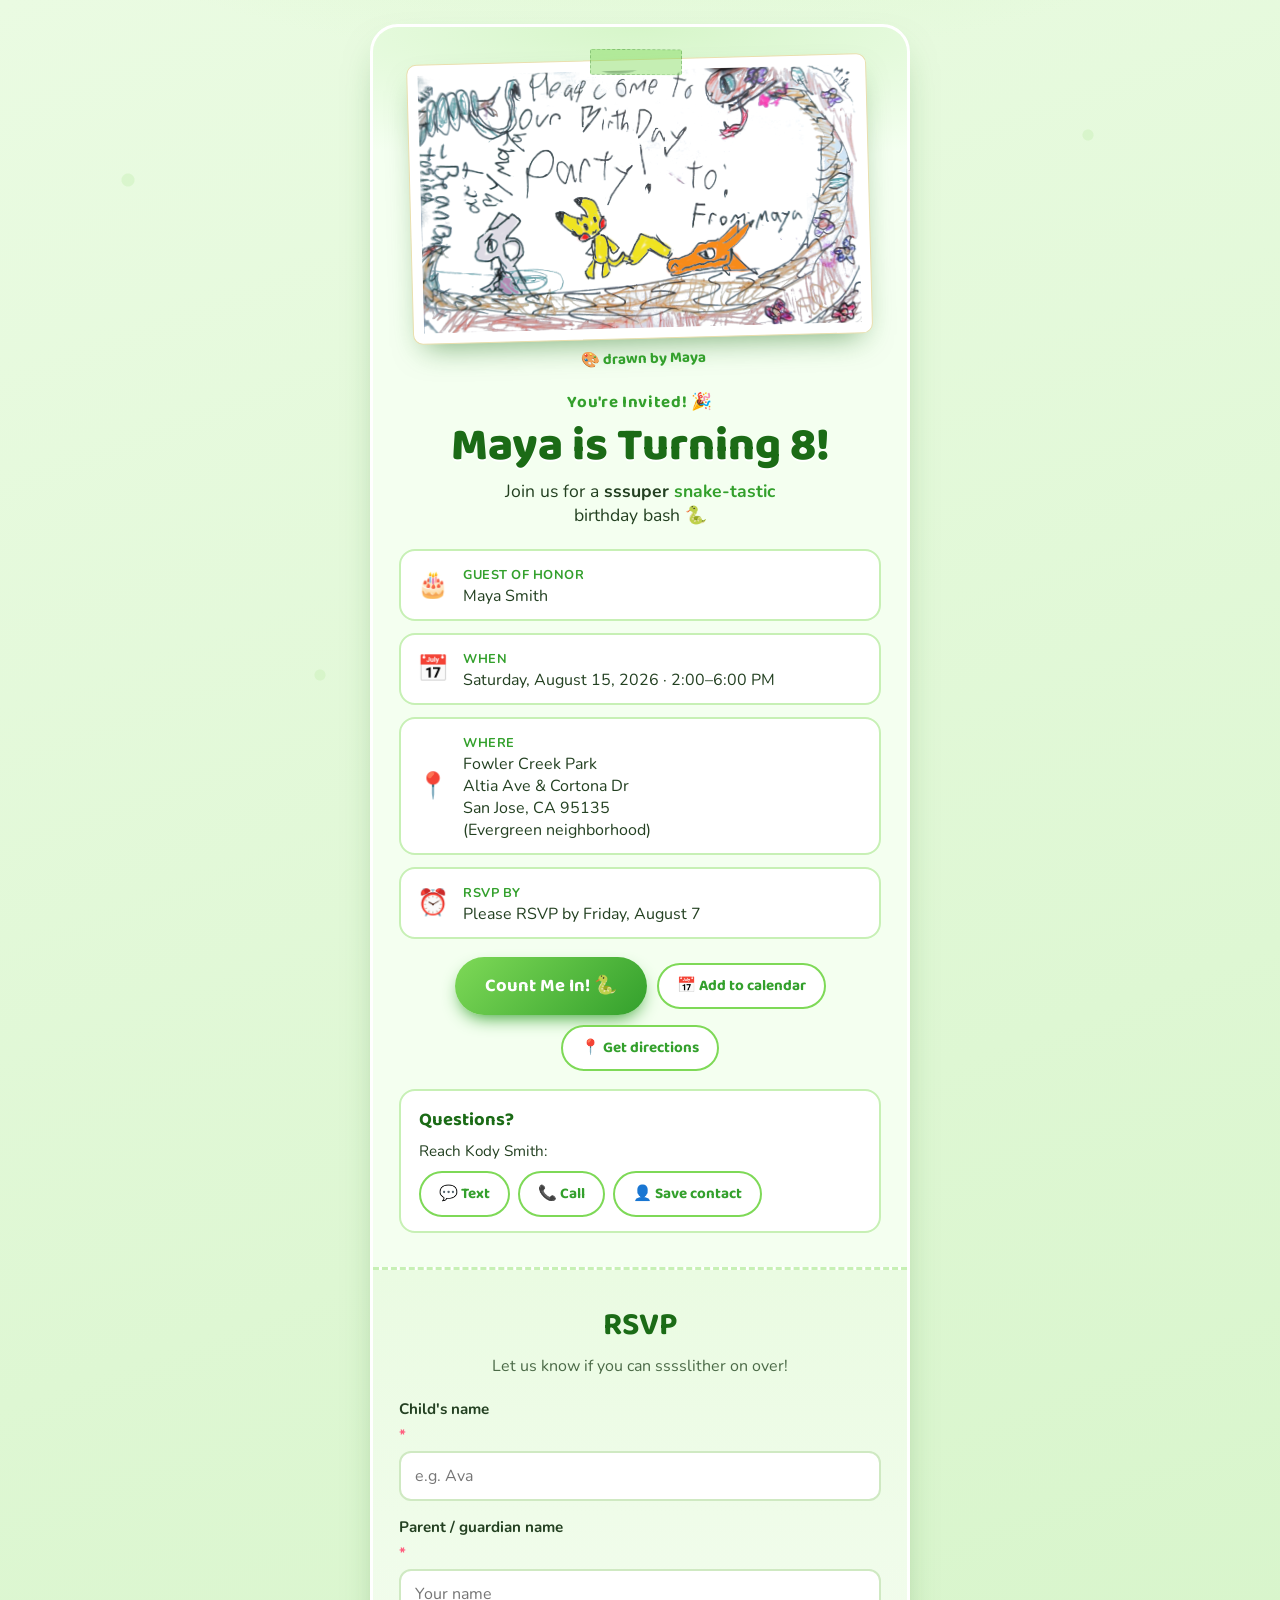
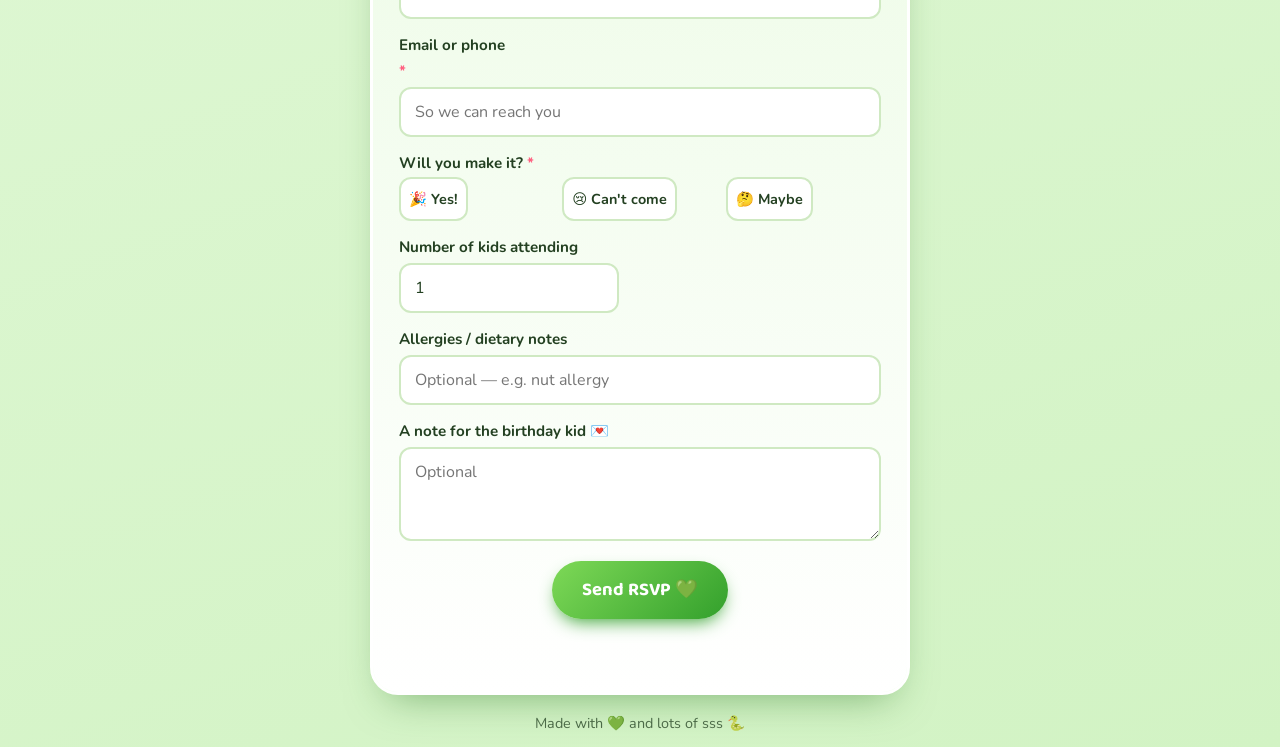
<file: index.html>
<!DOCTYPE html>
<html lang="en">
<head>
  <meta charset="UTF-8" />
  <meta name="viewport" content="width=device-width, initial-scale=1.0" />
  <title>You're Invited! 🐍</title>
  <meta name="description" content="Birthday party invitation & RSVP" />
  <!-- Link preview (when shared via text/social) -->
  <meta property="og:title" content="Maya is Turning 8! 🐍" />
  <meta property="og:description" content="You're invited! Tap to see the details and RSVP." />
  <meta property="og:image" content="https://kodysmith.github.io/maya-birthday-party/assets/maya-drawing.png" />
  <meta property="og:type" content="website" />
  <meta property="og:url" content="https://kodysmith.github.io/maya-birthday-party/" />
  <meta name="twitter:card" content="summary_large_image" />
  <link rel="preconnect" href="https://fonts.googleapis.com" />
  <link rel="preconnect" href="https://fonts.gstatic.com" crossorigin />
  <link href="https://fonts.googleapis.com/css2?family=Baloo+2:wght@500;700;800&family=Nunito:wght@400;600;700&display=swap" rel="stylesheet" />
  <link rel="stylesheet" href="styles.css" />
  <link rel="icon" href="data:image/svg+xml,<svg xmlns='http://www.w3.org/2000/svg' viewBox='0 0 100 100'><text y='.9em' font-size='90'>🐍</text></svg>" />
</head>
<body>
  <div class="leaves" aria-hidden="true"></div>

  <main class="card">
    <!-- ===== INVITATION ===== -->
    <section class="invite">
      <figure class="art">
        <img src="assets/maya-drawing.png" width="2511" height="1480"
             alt="Maya's hand-drawn birthday invitation: Pikachu, Charizard, and a friendly snake-dragon, reading 'Please come to our Birthday Party! From Maya'" />
        <figcaption>🎨 drawn by Maya</figcaption>
      </figure>

      <p class="eyebrow">You're Invited! <span class="wiggle">🎉</span></p>
      <h1 id="title">Sssomeone's Turning <span id="age">?</span>!</h1>
      <p class="subtitle">Join us for a <strong>sssuper</strong> <span id="theme-word">snake-tastic</span> birthday bash 🐍</p>

      <ul class="details">
        <li><span class="ico">🎂</span><span><b>Guest of honor</b><br /><span id="d-name">—</span></span></li>
        <li><span class="ico">📅</span><span><b>When</b><br /><span id="d-when">—</span></span></li>
        <li><span class="ico">📍</span><span><b>Where</b><br /><span id="d-where">—</span></span></li>
        <li><span class="ico">⏰</span><span><b>RSVP by</b><br /><span id="d-rsvp">—</span></span></li>
      </ul>

      <p class="notes" id="d-notes"></p>

      <div class="actions" id="actions">
        <a href="#rsvp" class="cta">Count Me In! 🐍</a>
        <a href="#" class="btn-ghost" id="btn-calendar" hidden>📅 Add to calendar</a>
        <a href="#" class="btn-ghost" id="btn-map" target="_blank" rel="noopener" hidden>📍 Get directions</a>
      </div>

      <!-- Gift / wishlist -->
      <div class="mini-card gift" id="gift-block" hidden>
        <h3>🎁 Gifts</h3>
        <p id="gift-note"></p>
        <a href="#" class="btn-ghost" id="btn-wishlist" target="_blank" rel="noopener" hidden>See the wishlist</a>
      </div>

      <!-- Host contact -->
      <div class="mini-card host" id="host-block" hidden>
        <h3>Questions?</h3>
        <p>Reach <span id="host-name">the host</span>:</p>
        <div class="host-actions">
          <a href="#" class="btn-ghost" id="btn-text" hidden>💬 Text</a>
          <a href="#" class="btn-ghost" id="btn-call" hidden>📞 Call</a>
          <a href="#" class="btn-ghost" id="btn-save-contact" download="party-host.vcf" hidden>👤 Save contact</a>
        </div>
      </div>
    </section>

    <!-- ===== RSVP FORM ===== -->
    <section class="rsvp" id="rsvp">
      <h2>RSVP</h2>
      <p class="rsvp-sub">Let us know if you can sssslither on over!</p>

      <form id="rsvp-form" novalidate>
        <label>
          Child's name <span class="req">*</span>
          <input type="text" name="childName" required autocomplete="off" placeholder="e.g. Ava" />
        </label>

        <label>
          Parent / guardian name <span class="req">*</span>
          <input type="text" name="parentName" required autocomplete="name" placeholder="Your name" />
        </label>

        <label>
          Email or phone <span class="req">*</span>
          <input type="text" name="contact" required autocomplete="email" placeholder="So we can reach you" />
        </label>

        <fieldset class="attending">
          <legend>Will you make it? <span class="req">*</span></legend>
          <label class="pill"><input type="radio" name="attending" value="Yes" required /><span>🎉 Yes!</span></label>
          <label class="pill"><input type="radio" name="attending" value="No" /><span>😢 Can't come</span></label>
          <label class="pill"><input type="radio" name="attending" value="Maybe" /><span>🤔 Maybe</span></label>
        </fieldset>

        <label class="half">
          Number of kids attending
          <input type="number" name="guestCount" min="0" max="20" value="1" inputmode="numeric" />
        </label>

        <label>
          Allergies / dietary notes
          <input type="text" name="allergies" placeholder="Optional — e.g. nut allergy" />
        </label>

        <label>
          A note for the birthday kid 💌
          <textarea name="message" rows="3" placeholder="Optional"></textarea>
        </label>

        <button type="submit" id="submit-btn">Send RSVP 💚</button>
        <p class="form-status" id="form-status" role="status" aria-live="polite"></p>
      </form>
    </section>
  </main>

  <footer>Made with 💚 and lots of sss 🐍</footer>

  <!-- success confetti layer -->
  <canvas id="confetti" aria-hidden="true"></canvas>

  <script src="config.js"></script>
  <script src="script.js"></script>
</body>
</html>
</file>
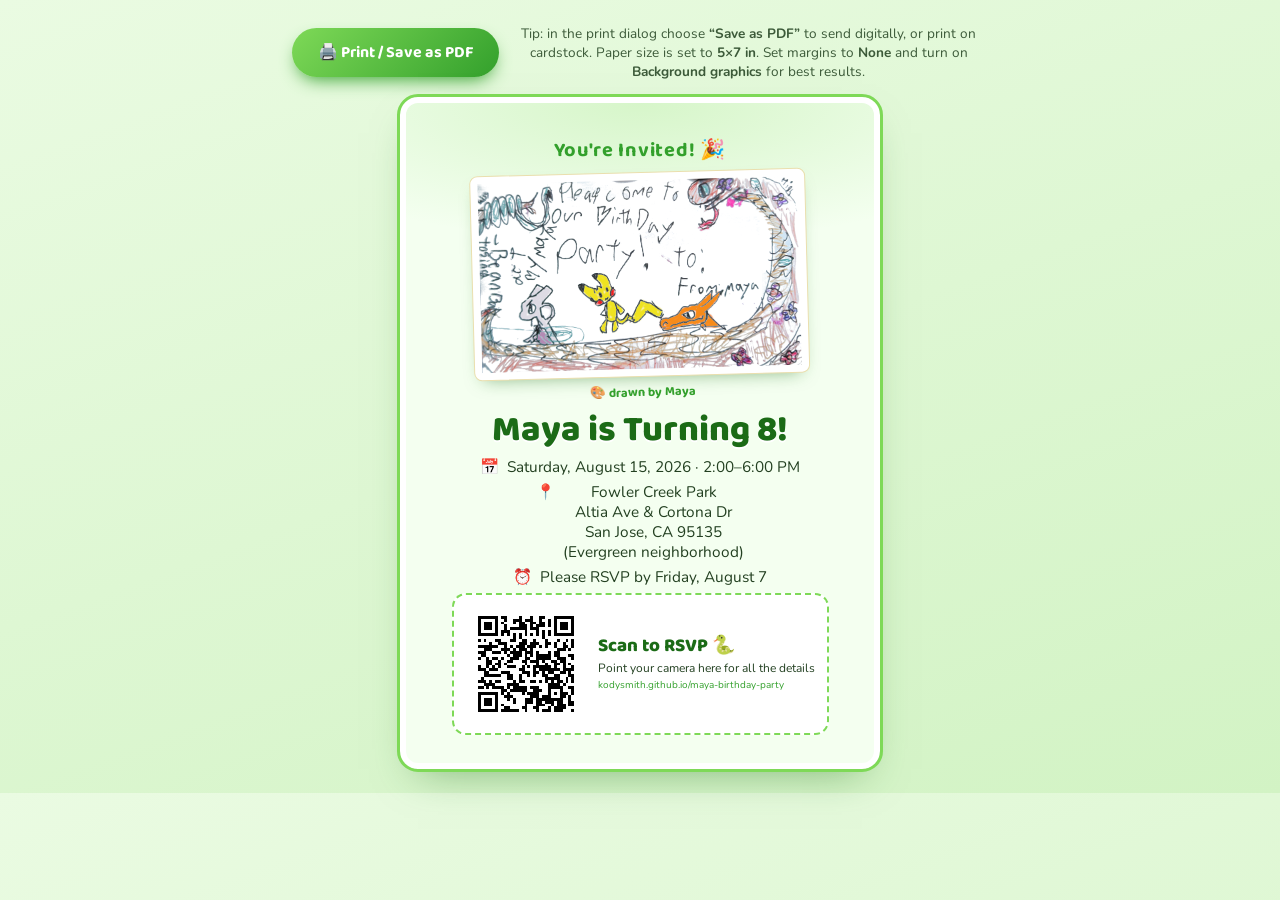
<file: card.html>
<!DOCTYPE html>
<html lang="en">
<head>
  <meta charset="UTF-8" />
  <meta name="viewport" content="width=device-width, initial-scale=1.0" />
  <title>Maya's Invitation Card 🐍</title>
  <link rel="preconnect" href="https://fonts.googleapis.com" />
  <link rel="preconnect" href="https://fonts.gstatic.com" crossorigin />
  <link href="https://fonts.googleapis.com/css2?family=Baloo+2:wght@500;700;800&family=Nunito:wght@400;600;700&display=swap" rel="stylesheet" />
  <link rel="icon" href="data:image/svg+xml,<svg xmlns='http://www.w3.org/2000/svg' viewBox='0 0 100 100'><text y='.9em' font-size='90'>🐍</text></svg>" />
  <style>
    :root {
      --green-1:#7ed957; --green-2:#33a02c; --green-deep:#1b6b16;
      --leaf:#c7f0b5; --cream:#f4fff0; --ink:#234021; --pink:#ff5e7e;
    }
    * { box-sizing: border-box; }
    body {
      margin: 0; padding: 24px;
      font-family: "Nunito", system-ui, sans-serif;
      color: var(--ink);
      background: linear-gradient(160deg,#eafbe2,#d2f3c4);
      display: flex; flex-direction: column; align-items: center; gap: 16px;
    }

    /* ---- The card: 5in x 7in ---- */
    .card {
      width: 5in; height: 7in;
      background:
        radial-gradient(600px 200px at 50% 0%, rgba(126,217,87,.25), transparent 70%),
        var(--cream);
      border: 6px solid #fff;
      outline: 3px solid var(--green-1);
      border-radius: 18px;
      box-shadow: 0 18px 40px -18px rgba(27,107,22,.5);
      padding: 0.32in 0.34in;
      display: flex; flex-direction: column; align-items: center; text-align: center;
      overflow: hidden;
    }

    .eyebrow {
      font-family:"Baloo 2",cursive; font-weight:700; letter-spacing:.04em;
      color: var(--green-2); margin: 0; font-size: 15pt;
    }

    .art { margin: 6px auto 4px; transform: rotate(-1.5deg); position: relative; }
    .art img {
      display:block; width: 100%; max-width: 3.5in; height: auto;
      background:#fff; padding:7px; border:1px solid #eadfae; border-radius:8px;
      box-shadow: 0 8px 18px -10px rgba(27,107,22,.55);
    }
    .art figcaption { font-family:"Baloo 2",cursive; font-weight:700; color:var(--green-2); font-size:9.5pt; margin-top:5px; }

    h1 {
      font-family:"Baloo 2",cursive; font-weight:800; color: var(--green-deep);
      font-size: 27pt; line-height: 1.02; margin: 6px 0 2px; text-shadow: 0 1.5px 0 #fff;
    }
    #age { color: var(--pink); }

    .details { list-style:none; margin: 6px 0; padding:0; display:grid; gap:5px; font-size: 11.5pt; }
    .details li { display:flex; gap:8px; justify-content:center; align-items:baseline; }
    .details b { color: var(--green-2); }
    .details .v { white-space: pre-line; }

    .qr-block {
      margin-top: auto; display:flex; align-items:center; gap:12px;
      background:#fff; border:2px dashed var(--green-1); border-radius:14px; padding:9px 12px;
    }
    .qr-block img { width: 1.25in; height: 1.25in; display:block; }
    .qr-text { text-align:left; }
    .qr-text .scan { font-family:"Baloo 2",cursive; font-weight:800; color:var(--green-deep); font-size:14pt; line-height:1.1; }
    .qr-text .sub { font-size: 9pt; margin-top:3px; }
    .qr-text .url { font-size: 7.5pt; color: var(--green-2); word-break: break-all; margin-top:2px; }

    /* ---- Screen-only toolbar ---- */
    .toolbar { display:flex; gap:10px; align-items:center; flex-wrap:wrap; justify-content:center; }
    .toolbar p { margin:0; font-size:.85rem; color:#3c5a39; max-width: 5in; text-align:center; }
    button {
      font-family:"Baloo 2",cursive; font-weight:700; font-size:1rem; color:#fff;
      background: linear-gradient(135deg,var(--green-1),var(--green-2)); border:none;
      border-radius:999px; padding:12px 26px; cursor:pointer;
      box-shadow:0 8px 18px -6px var(--green-2);
    }
    button:hover { transform: translateY(-2px); }

    @media print {
      @page { size: 5in 7in; margin: 0; }
      body { background:#fff; padding:0; }
      .toolbar { display:none !important; }
      .card { box-shadow:none; border-radius:0; width:5in; height:7in; }
    }
  </style>
</head>
<body>
  <div class="toolbar">
    <button onclick="window.print()">🖨️ Print / Save as PDF</button>
    <p>Tip: in the print dialog choose <b>“Save as PDF”</b> to send digitally, or print on cardstock. Paper size is set to <b>5×7&nbsp;in</b>. Set margins to <b>None</b> and turn on <b>Background graphics</b> for best results.</p>
  </div>

  <div class="card">
    <p class="eyebrow">You're Invited! 🎉</p>

    <figure class="art">
      <img src="assets/maya-drawing.png"
           alt="Maya's hand-drawn invitation with Pikachu, Charizard and a friendly snake-dragon" />
      <figcaption>🎨 drawn by Maya</figcaption>
    </figure>

    <h1 id="card-title">Maya is Turning <span id="age">8</span>!</h1>

    <ul class="details">
      <li><b>📅</b><span class="v" id="d-when">—</span></li>
      <li><b>📍</b><span class="v" id="d-where">—</span></li>
      <li><b>⏰</b><span class="v" id="d-rsvp">—</span></li>
    </ul>

    <div class="qr-block">
      <img src="assets/qr.svg" alt="QR code linking to the party website" />
      <div class="qr-text">
        <div class="scan">Scan to RSVP 🐍</div>
        <div class="sub">Point your camera here for all the details</div>
        <div class="url" id="d-url">kodysmith.github.io/maya-birthday-party</div>
      </div>
    </div>
  </div>

  <script src="config.js"></script>
  <script>
    (function () {
      var P = window.PARTY || {};
      function set(id, v){ var el=document.getElementById(id); if(el && v) el.textContent=v; }
      if (P.title) document.getElementById("card-title").textContent = P.title;
      set("age", P.age);
      set("d-when", P.when);
      set("d-where", P.where);
      set("d-rsvp", P.rsvpBy);
      // hide any detail row that's empty
      ["d-when","d-where","d-rsvp"].forEach(function(id){
        var el=document.getElementById(id);
        if (el && (!el.textContent || el.textContent==="—")) el.closest("li").style.display="none";
      });
    })();
  </script>
</body>
</html>
</file>
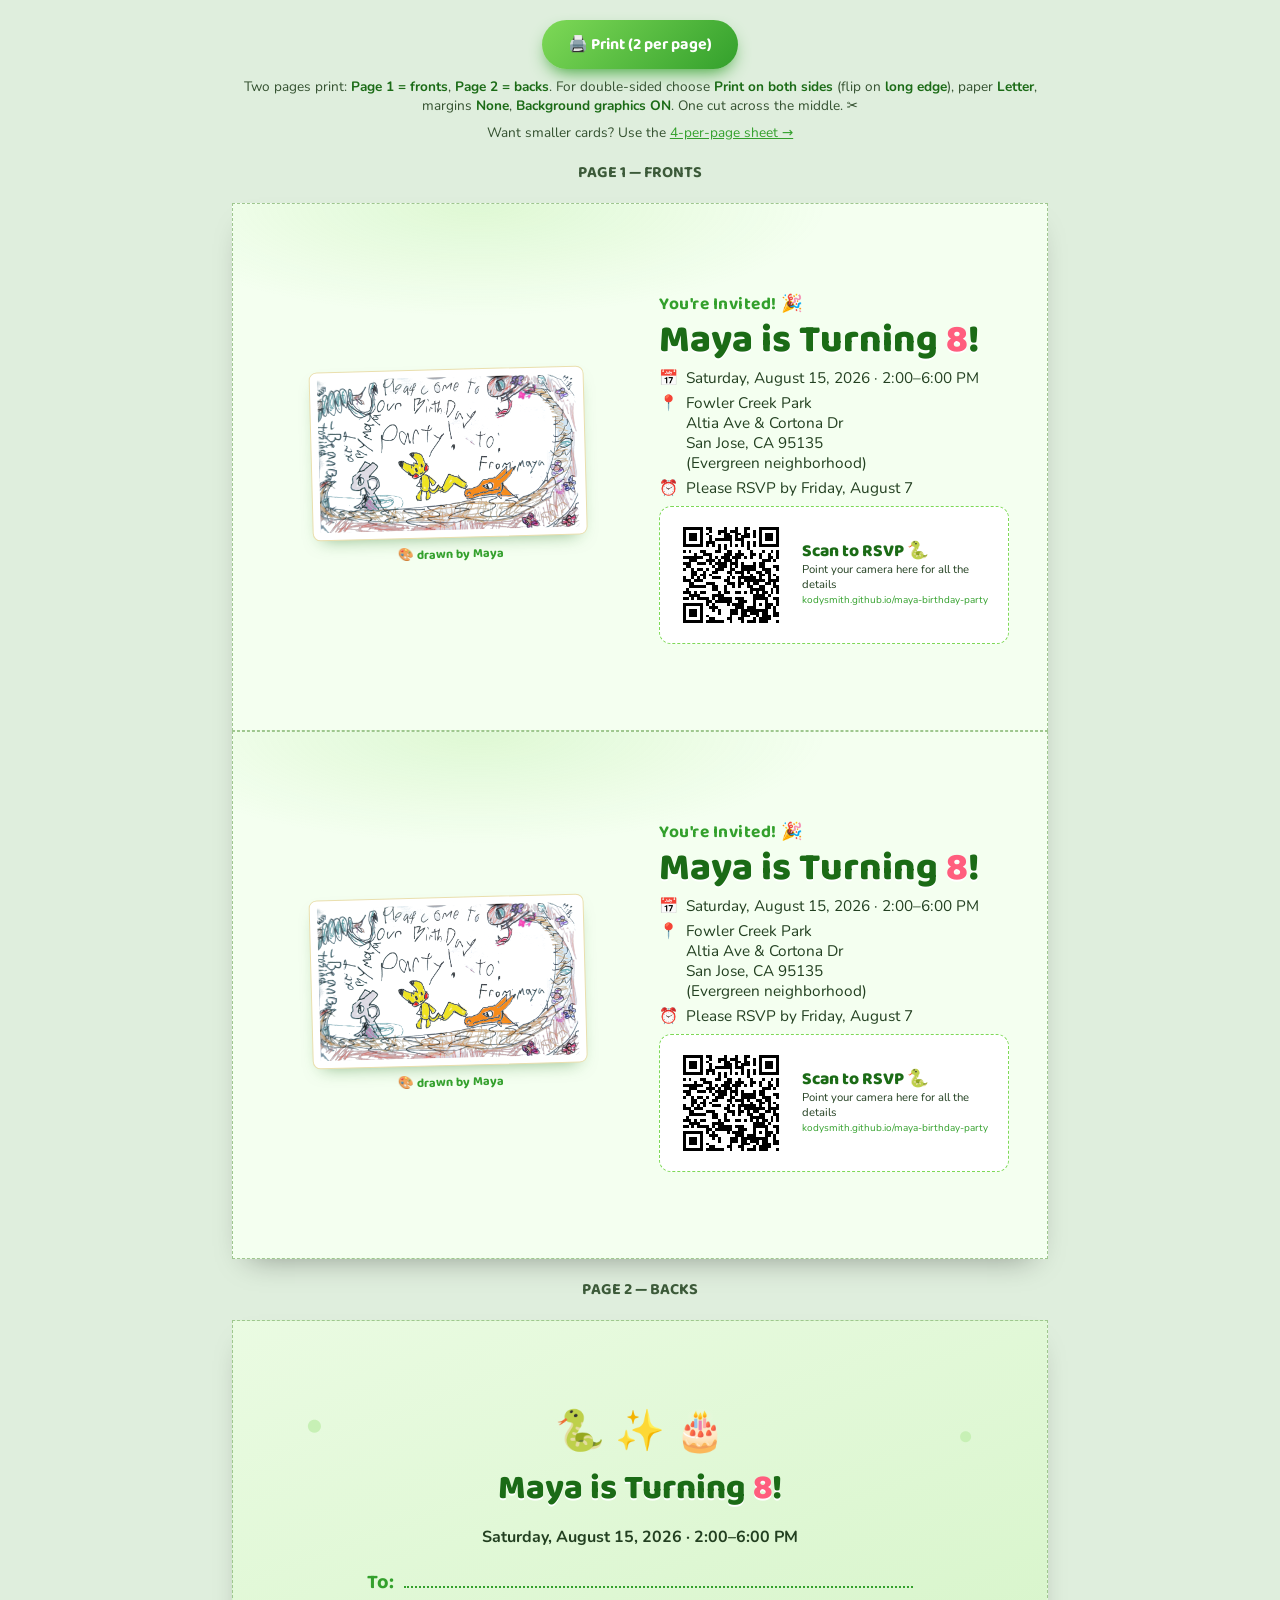
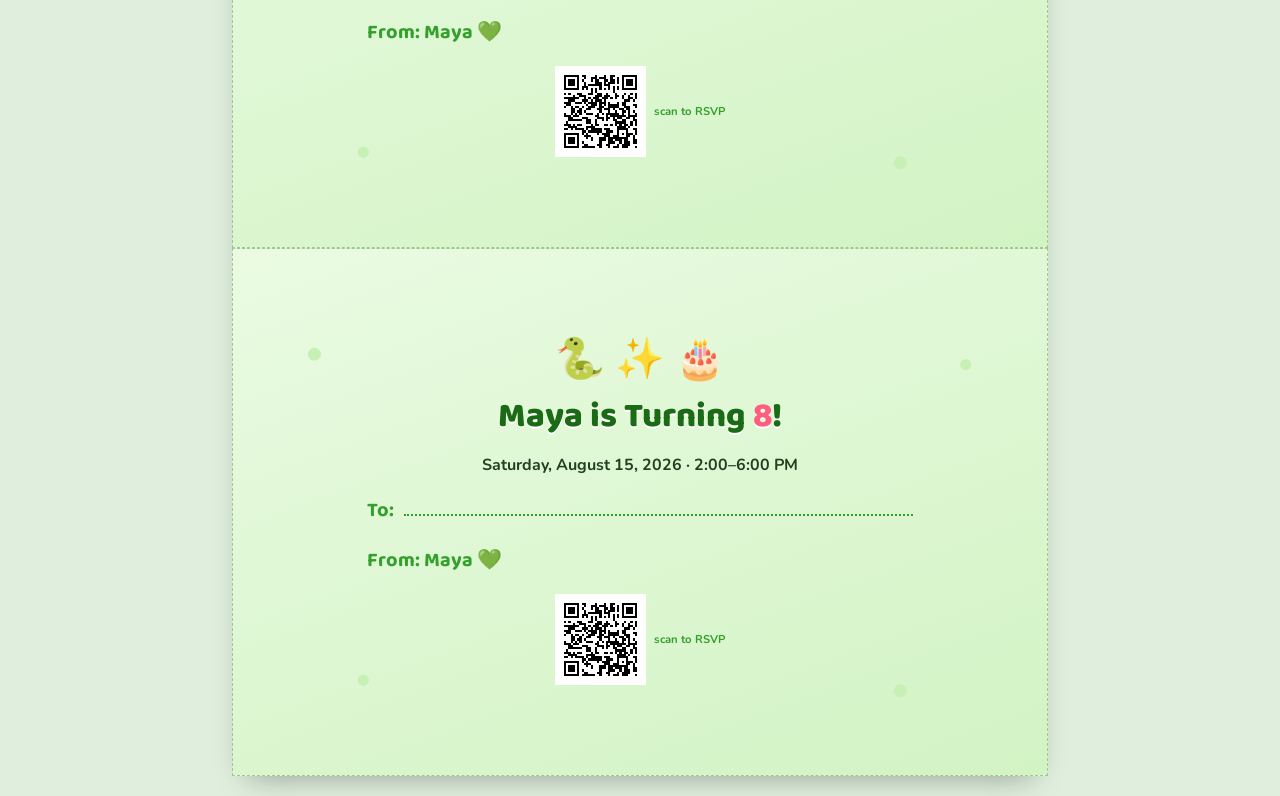
<file: print-2up.html>
<!DOCTYPE html>
<html lang="en">
<head>
  <meta charset="UTF-8" />
  <meta name="viewport" content="width=device-width, initial-scale=1.0" />
  <title>Print Maya's Invites (2 per page) 🐍</title>
  <link rel="preconnect" href="https://fonts.googleapis.com" />
  <link rel="preconnect" href="https://fonts.gstatic.com" crossorigin />
  <link href="https://fonts.googleapis.com/css2?family=Baloo+2:wght@500;700;800&family=Nunito:wght@400;600;700&display=swap" rel="stylesheet" />
  <link rel="icon" href="data:image/svg+xml,<svg xmlns='http://www.w3.org/2000/svg' viewBox='0 0 100 100'><text y='.9em' font-size='90'>🐍</text></svg>" />
  <style>
    :root {
      --green-1:#7ed957; --green-2:#33a02c; --green-deep:#1b6b16;
      --leaf:#c7f0b5; --cream:#f4fff0; --ink:#234021; --pink:#ff5e7e;
    }
    * { box-sizing: border-box; }
    body {
      margin:0; font-family:"Nunito",system-ui,sans-serif; color:var(--ink);
      background:#dfeedd; padding:20px; display:flex; flex-direction:column; align-items:center; gap:18px;
    }

    /* ---- Letter sheet: two stacked half-letter cards ---- */
    .sheet {
      width: 8.5in; height: 11in;
      display: flex; flex-direction: column;
      background:#fff; box-shadow: 0 14px 30px -16px rgba(0,0,0,.4);
    }
    .card2 {
      width: 8.5in; height: 5.5in;
      border: 1px dashed #9fc78f;            /* cut guide */
      overflow: hidden;
      background:
        radial-gradient(500px 160px at 30% 0%, rgba(126,217,87,.18), transparent 70%),
        var(--cream);
    }

    /* ---------- FRONT (landscape, two columns) ---------- */
    .card2.front { display:flex; flex-direction:row; align-items:center; padding: 0.35in 0.4in; gap: 0.34in; }
    .front .left { flex: 0 0 3.7in; display:flex; justify-content:center; }
    .front .art { transform: rotate(-1.5deg); }
    .front .art img {
      display:block; width:100%; max-width:3.6in; height:auto;
      background:#fff; padding:7px; border:1px solid #eadfae; border-radius:8px;
      box-shadow:0 8px 18px -10px rgba(27,107,22,.55);
    }
    .front .art figcaption { font-family:"Baloo 2",cursive; font-weight:700; color:var(--green-2); font-size:9.5pt; margin-top:6px; text-align:center; }

    .front .right { flex:1; display:flex; flex-direction:column; text-align:left; }
    .front .eyebrow { font-family:"Baloo 2",cursive; font-weight:700; color:var(--green-2); margin:0; font-size:13pt; letter-spacing:.03em; }
    .front h1 { font-family:"Baloo 2",cursive; font-weight:800; color:var(--green-deep); font-size:29pt; line-height:1; margin:3px 0 6px; text-shadow:0 1.5px 0 #fff; }
    .front h1 .age { color:var(--pink); }
    .front .details { list-style:none; margin:2px 0 8px; padding:0; display:grid; gap:5px; font-size:11.5pt; }
    .front .details li { display:flex; gap:8px; align-items:baseline; }
    .front .details .v { white-space:pre-line; }

    .front .qr-block { margin-top:auto; display:flex; align-items:center; gap:11px; background:#fff; border:1.5px dashed var(--green-1); border-radius:12px; padding:8px 11px; align-self:flex-start; }
    .front .qr-block img { width:1.25in; height:1.25in; display:block; }
    .front .qr-text .scan { font-family:"Baloo 2",cursive; font-weight:800; color:var(--green-deep); font-size:13pt; line-height:1.05; }
    .front .qr-text .sub { font-size:8.5pt; margin-top:2px; }
    .front .qr-text .url { font-size:7.5pt; color:var(--green-2); word-break:break-all; margin-top:1px; }

    /* ---------- BACK (landscape, centered) ---------- */
    .card2.back {
      display:flex; flex-direction:column; align-items:center; justify-content:center; gap:10px; padding:0.4in;
      background:
        radial-gradient(circle at 10% 20%, var(--leaf) 0 6px, transparent 7px),
        radial-gradient(circle at 90% 22%, var(--leaf) 0 5px, transparent 6px),
        radial-gradient(circle at 82% 84%, var(--leaf) 0 6px, transparent 7px),
        radial-gradient(circle at 16% 82%, var(--leaf) 0 5px, transparent 6px),
        linear-gradient(160deg,#eafbe2,#d2f3c4);
    }
    .back .snek { font-size:30pt; line-height:1; }
    .back .bigtitle { font-family:"Baloo 2",cursive; font-weight:800; color:var(--green-deep); font-size:26pt; margin:0; text-shadow:0 1.5px 0 #fff; }
    .back .bigtitle .age { color:var(--pink); }
    .back .when { font-size:12pt; font-weight:700; color:var(--ink); }
    .back .lines { width:74%; display:grid; gap:18px; margin:8px 0; }
    .back .line { display:flex; align-items:baseline; gap:10px; font-family:"Baloo 2",cursive; font-weight:700; color:var(--green-2); font-size:15pt; }
    .back .line span { flex:1; border-bottom:2px dotted var(--green-2); height:1.1em; }
    .back .qr-mini { display:flex; align-items:center; gap:8px; }
    .back .qr-mini img { width:0.95in; height:0.95in; }
    .back .qr-mini small { font-size:8.5pt; color:var(--green-2); font-weight:700; }

    /* ---------- Screen toolbar ---------- */
    .toolbar { display:flex; flex-direction:column; gap:8px; align-items:center; max-width:8.5in; }
    .toolbar p { margin:0; font-size:.85rem; color:#33502f; text-align:center; }
    .toolbar b { color: var(--green-deep); }
    .toolbar a { color: var(--green-2); }
    button { font-family:"Baloo 2",cursive; font-weight:700; font-size:1rem; color:#fff; background:linear-gradient(135deg,var(--green-1),var(--green-2)); border:none; border-radius:999px; padding:12px 26px; cursor:pointer; box-shadow:0 8px 18px -6px var(--green-2); }
    button:hover { transform: translateY(-2px); }
    .sheet-label { font-family:"Baloo 2",cursive; font-weight:700; color:#3c5a39; }

    @media print {
      @page { size: letter portrait; margin: 0; }
      body { background:#fff; padding:0; gap:0; }
      .toolbar, .sheet-label { display:none !important; }
      .sheet { box-shadow:none; page-break-after: always; }
      .sheet:last-of-type { page-break-after: auto; }
    }
  </style>
</head>
<body>
  <div class="toolbar">
    <button onclick="window.print()">🖨️ Print (2 per page)</button>
    <p>Two pages print: <b>Page 1 = fronts</b>, <b>Page 2 = backs</b>. For double-sided choose
       <b>Print on both sides</b> (flip on <b>long edge</b>), paper <b>Letter</b>, margins <b>None</b>,
       <b>Background graphics ON</b>. One cut across the middle. ✂️</p>
    <p>Want smaller cards? Use the <a href="print.html">4-per-page sheet →</a></p>
  </div>

  <div class="sheet-label">PAGE 1 — FRONTS</div>
  <div class="sheet" id="fronts"></div>

  <div class="sheet-label">PAGE 2 — BACKS</div>
  <div class="sheet" id="backs"></div>

  <template id="t-front">
    <div class="card2 front">
      <div class="left">
        <figure class="art">
          <img src="assets/maya-drawing.png" alt="Maya's hand-drawn invitation" />
          <figcaption>🎨 drawn by Maya</figcaption>
        </figure>
      </div>
      <div class="right">
        <p class="eyebrow">You're Invited! 🎉</p>
        <h1>Maya is Turning <span class="age">8</span>!</h1>
        <ul class="details">
          <li class="r-when"><b>📅</b><span class="v when">—</span></li>
          <li class="r-where"><b>📍</b><span class="v where">—</span></li>
          <li class="r-rsvp"><b>⏰</b><span class="v rsvp">—</span></li>
        </ul>
        <div class="qr-block">
          <img src="assets/qr.svg" alt="QR code to the party website" />
          <div class="qr-text">
            <div class="scan">Scan to RSVP 🐍</div>
            <div class="sub">Point your camera here for all the details</div>
            <div class="url">kodysmith.github.io/maya-birthday-party</div>
          </div>
        </div>
      </div>
    </div>
  </template>

  <template id="t-back">
    <div class="card2 back">
      <div class="snek">🐍 ✨ 🎂</div>
      <h2 class="bigtitle">Maya is Turning <span class="age">8</span>!</h2>
      <div class="when when2">—</div>
      <div class="lines">
        <div class="line">To:<span></span></div>
        <div class="line">From: Maya 💚</div>
      </div>
      <div class="qr-mini">
        <img src="assets/qr.svg" alt="QR code to the party website" />
        <small>scan to RSVP</small>
      </div>
    </div>
  </template>

  <script src="config.js"></script>
  <script>
    (function () {
      var P = window.PARTY || {};
      var fronts = document.getElementById("fronts");
      var backs  = document.getElementById("backs");
      var tFront = document.getElementById("t-front");
      var tBack  = document.getElementById("t-back");

      function fillFront(node) {
        if (P.title) node.querySelector("h1").innerHTML =
          P.title.replace(/(\d+)/, '<span class="age">$1</span>');
        setRow(node, ".r-when", ".when", P.when);
        setRow(node, ".r-where", ".where", P.where);
        setRow(node, ".r-rsvp", ".rsvp", P.rsvpBy);
      }
      function setRow(node, rowSel, valSel, val) {
        var v = node.querySelector(valSel);
        if (val) v.textContent = val; else node.querySelector(rowSel).style.display = "none";
      }
      function fillBack(node) {
        if (P.title) node.querySelector(".bigtitle").innerHTML =
          P.title.replace(/(\d+)/, '<span class="age">$1</span>');
        var w = node.querySelector(".when2");
        if (P.when) w.textContent = P.when; else w.style.display = "none";
      }

      for (var i = 0; i < 2; i++) {
        var f = tFront.content.cloneNode(true); fillFront(f); fronts.appendChild(f);
        var b = tBack.content.cloneNode(true);  fillBack(b);  backs.appendChild(b);
      }
    })();
  </script>
</body>
</html>
</file>
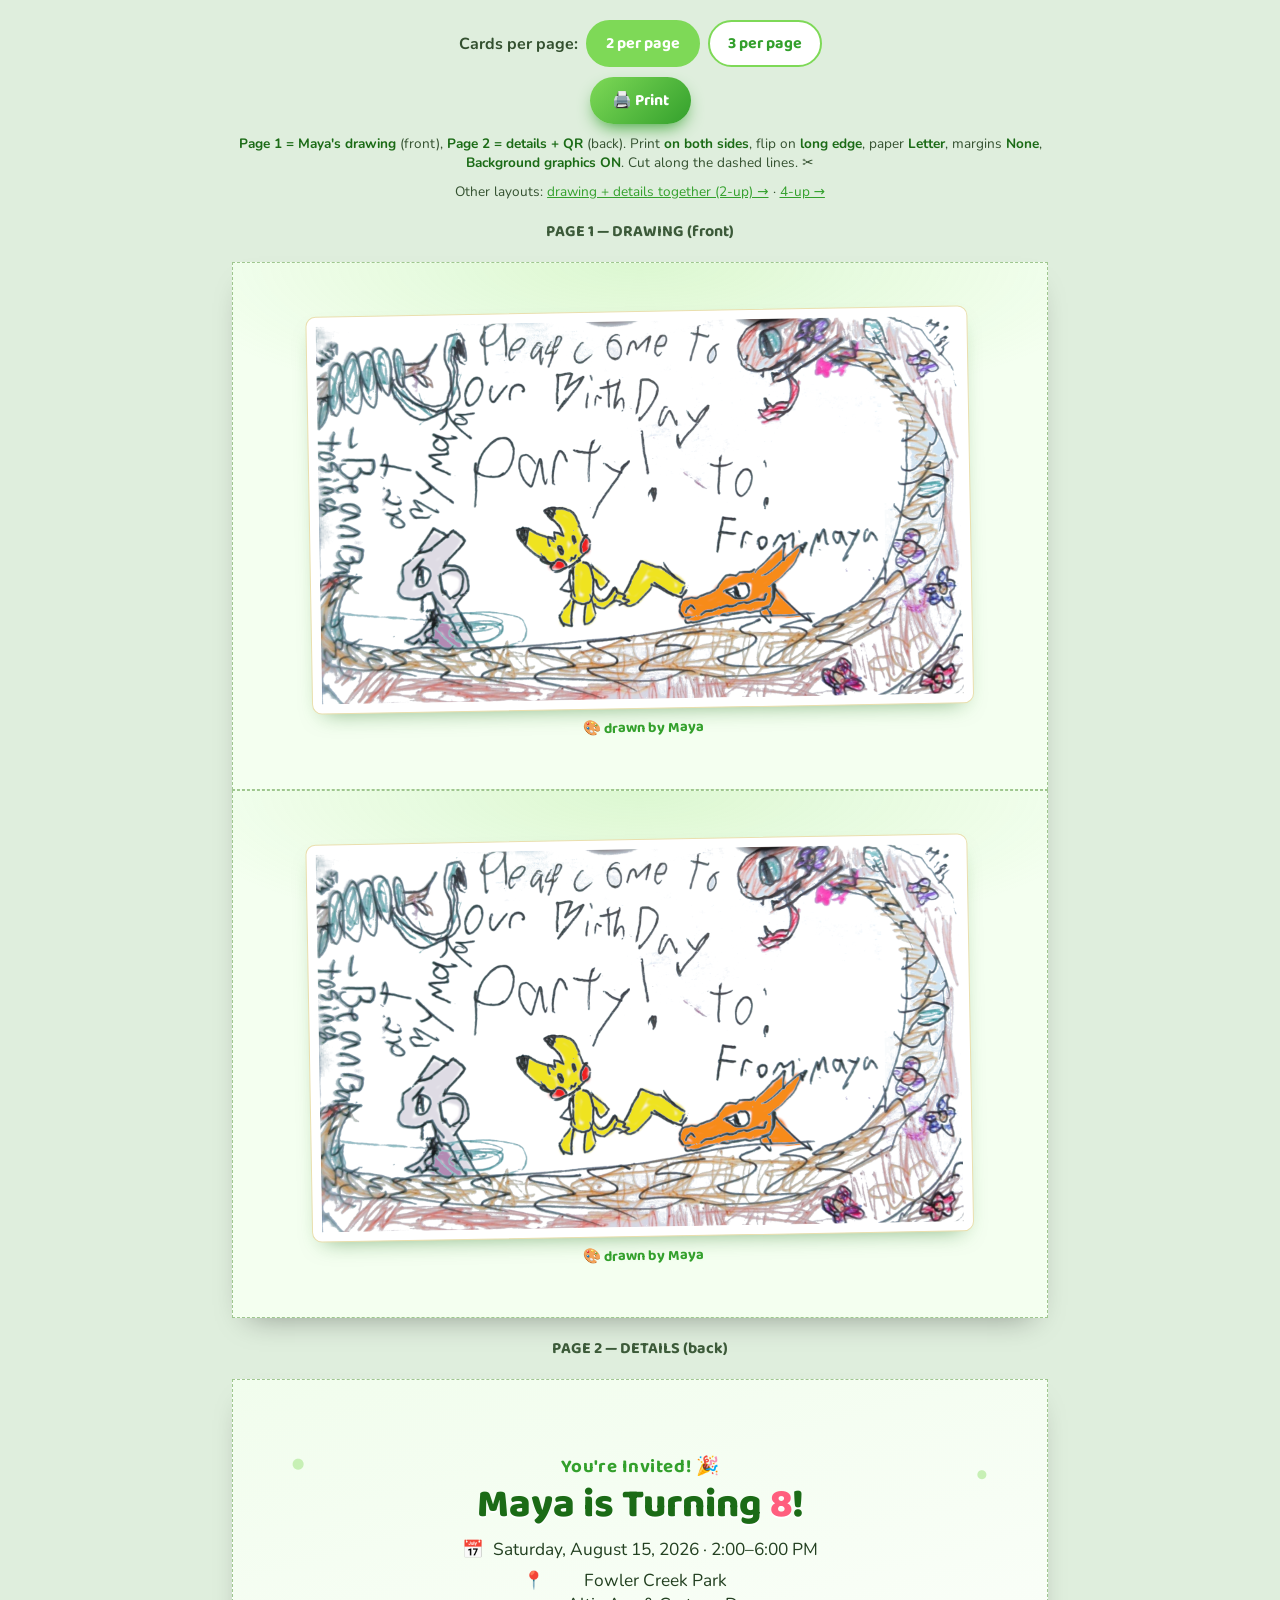
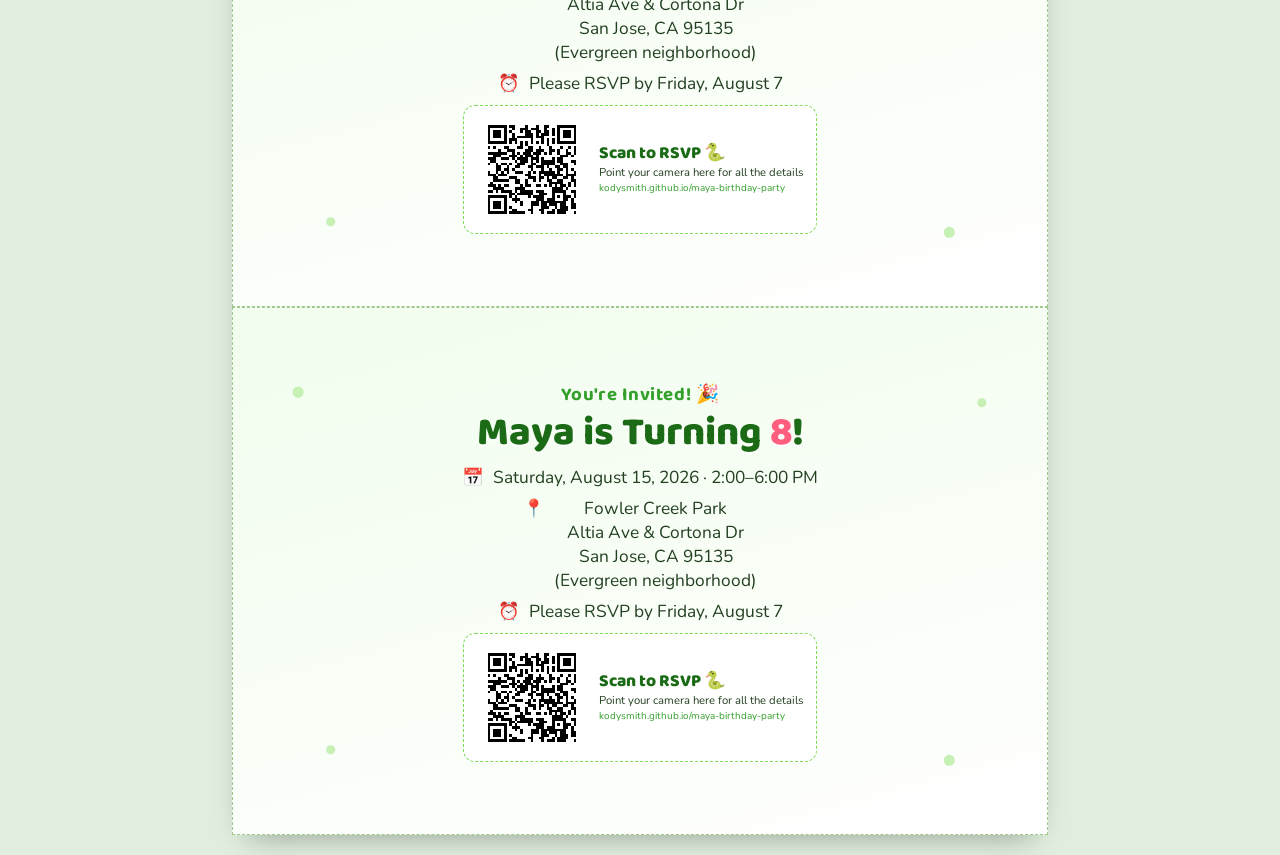
<file: print-postcard.html>
<!DOCTYPE html>
<html lang="en">
<head>
  <meta charset="UTF-8" />
  <meta name="viewport" content="width=device-width, initial-scale=1.0" />
  <title>Print Maya's Invites — drawing front / details back 🐍</title>
  <link rel="preconnect" href="https://fonts.googleapis.com" />
  <link rel="preconnect" href="https://fonts.gstatic.com" crossorigin />
  <link href="https://fonts.googleapis.com/css2?family=Baloo+2:wght@500;700;800&family=Nunito:wght@400;600;700&display=swap" rel="stylesheet" />
  <link rel="icon" href="data:image/svg+xml,<svg xmlns='http://www.w3.org/2000/svg' viewBox='0 0 100 100'><text y='.9em' font-size='90'>🐍</text></svg>" />
  <style>
    :root {
      --green-1:#7ed957; --green-2:#33a02c; --green-deep:#1b6b16;
      --leaf:#c7f0b5; --cream:#f4fff0; --ink:#234021; --pink:#ff5e7e;
    }
    * { box-sizing: border-box; }
    body {
      margin:0; font-family:"Nunito",system-ui,sans-serif; color:var(--ink);
      background:#dfeedd; padding:20px; display:flex; flex-direction:column; align-items:center; gap:18px;
    }

    .sheet {
      width: 8.5in; height: 11in;
      display: flex; flex-direction: column;
      background:#fff; box-shadow: 0 14px 30px -16px rgba(0,0,0,.4);
    }
    .card2 {
      width: 8.5in;
      border: 1px dashed #9fc78f;            /* cut guide */
      overflow: hidden;
    }
    /* height depends on how many per page */
    .n2 .card2 { height: 5.5in; }
    .n3 .card2 { height: 3.6667in; }

    /* ---------- PICTURE side (drawing only) ---------- */
    .card2.pic {
      display:flex; flex-direction:column; align-items:center; justify-content:center; gap:6px;
      padding: 0.28in;
      background:
        radial-gradient(700px 220px at 50% 0%, rgba(126,217,87,.20), transparent 70%),
        var(--cream);
    }
    .pic .art { transform: rotate(-1deg); display:flex; flex-direction:column; align-items:center; }
    .pic .art img {
      display:block; width:auto; height:auto;
      background:#fff; padding:9px; border:1px solid #eadfae; border-radius:10px;
      box-shadow:0 10px 22px -12px rgba(27,107,22,.55);
    }
    .pic .art figcaption { font-family:"Baloo 2",cursive; font-weight:700; color:var(--green-2); margin-top:7px; }
    .n2 .pic .art img { max-width: 7.4in; max-height: 4.15in; }
    .n2 .pic .art figcaption { font-size:11pt; }
    .n3 .pic .art img { max-width: 5.4in; max-height: 2.75in; padding:6px; }
    .n3 .pic .art figcaption { font-size:9pt; margin-top:4px; }

    /* ---------- DETAILS side ---------- */
    .card2.info {
      display:flex; flex-direction:column; align-items:center; justify-content:center; text-align:center;
      padding: 0.3in 0.5in;
      background:
        radial-gradient(circle at 8% 16%, var(--leaf) 0 5px, transparent 6px),
        radial-gradient(circle at 92% 18%, var(--leaf) 0 4px, transparent 5px),
        radial-gradient(circle at 88% 86%, var(--leaf) 0 5px, transparent 6px),
        radial-gradient(circle at 12% 84%, var(--leaf) 0 4px, transparent 5px),
        linear-gradient(165deg,#f1fded,#ffffff);
    }
    .info .eyebrow { font-family:"Baloo 2",cursive; font-weight:700; color:var(--green-2); margin:0; letter-spacing:.03em; }
    .info h1 { font-family:"Baloo 2",cursive; font-weight:800; color:var(--green-deep); line-height:1; margin:3px 0 8px; text-shadow:0 1.5px 0 #fff; }
    .info h1 .age { color:var(--pink); }
    .info .details { list-style:none; margin:4px 0 10px; padding:0; display:grid; }
    .info .details li { display:flex; gap:9px; justify-content:center; align-items:baseline; }
    .info .details b { color:var(--green-2); }
    .info .details .v { white-space:pre-line; }
    .info .qr-block { display:flex; align-items:center; gap:12px; background:#fff; border:1.5px dashed var(--green-1); border-radius:12px; padding:8px 13px; }
    .info .qr-text { text-align:left; }
    .info .qr-text .scan { font-family:"Baloo 2",cursive; font-weight:800; color:var(--green-deep); line-height:1.05; }
    .info .qr-text .sub { margin-top:2px; }
    .info .qr-text .url { color:var(--green-2); word-break:break-all; margin-top:1px; }
    /* size variants */
    .n2 .info .eyebrow { font-size:14pt; }
    .n2 .info h1 { font-size:30pt; }
    .n2 .info .details { gap:7px; font-size:13pt; }
    .n2 .info .qr-block img { width:1.15in; height:1.15in; }
    .n2 .info .qr-text .scan { font-size:13pt; }
    .n2 .info .qr-text .sub { font-size:8.5pt; }
    .n2 .info .qr-text .url { font-size:7.5pt; }
    .n3 .info { padding:0.18in 0.45in; }
    .n3 .info .eyebrow { font-size:11pt; }
    .n3 .info h1 { font-size:21pt; margin:1px 0 5px; }
    .n3 .info .details { gap:3px; font-size:10.5pt; margin:2px 0 7px; }
    .n3 .info .qr-block { gap:9px; padding:6px 9px; }
    .n3 .info .qr-block img { width:0.85in; height:0.85in; }
    .n3 .info .qr-text .scan { font-size:11pt; }
    .n3 .info .qr-text .sub { font-size:7pt; }
    .n3 .info .qr-text .url { font-size:6.5pt; }

    /* ---------- Screen toolbar ---------- */
    .toolbar { display:flex; flex-direction:column; gap:10px; align-items:center; max-width:8.5in; }
    .toolbar .row { display:flex; gap:8px; flex-wrap:wrap; justify-content:center; align-items:center; }
    .toolbar p { margin:0; font-size:.85rem; color:#33502f; text-align:center; }
    .toolbar b { color: var(--green-deep); }
    .toolbar a { color: var(--green-2); }
    button { font-family:"Baloo 2",cursive; font-weight:700; font-size:1rem; color:#fff; background:linear-gradient(135deg,var(--green-1),var(--green-2)); border:none; border-radius:999px; padding:11px 22px; cursor:pointer; box-shadow:0 8px 18px -6px var(--green-2); }
    button:hover { transform: translateY(-2px); }
    button.toggle { background:#fff; color:var(--green-2); border:2px solid var(--green-1); box-shadow:none; padding:9px 18px; }
    button.toggle[aria-pressed="true"] { background:var(--green-1); color:#fff; }
    .sheet-label { font-family:"Baloo 2",cursive; font-weight:700; color:#3c5a39; }

    @media print {
      @page { size: letter portrait; margin: 0; }
      body { background:#fff; padding:0; gap:0; }
      .toolbar, .sheet-label { display:none !important; }
      .sheet { box-shadow:none; page-break-after: always; }
      .sheet:last-of-type { page-break-after: auto; }
    }
  </style>
</head>
<body>
  <div class="toolbar">
    <div class="row">
      <span style="font-weight:700;color:#33502f;">Cards per page:</span>
      <button class="toggle" id="btn-2" aria-pressed="true" onclick="render(2)">2 per page</button>
      <button class="toggle" id="btn-3" aria-pressed="false" onclick="render(3)">3 per page</button>
    </div>
    <div class="row"><button onclick="window.print()">🖨️ Print</button></div>
    <p><b>Page 1 = Maya's drawing</b> (front), <b>Page 2 = details + QR</b> (back).
       Print <b>on both sides</b>, flip on <b>long edge</b>, paper <b>Letter</b>, margins <b>None</b>,
       <b>Background graphics ON</b>. Cut along the dashed lines. ✂️</p>
    <p>Other layouts: <a href="print-2up.html">drawing + details together (2-up) →</a> · <a href="print.html">4-up →</a></p>
  </div>

  <div class="sheet-label">PAGE 1 — DRAWING (front)</div>
  <div class="sheet n2" id="pics"></div>

  <div class="sheet-label">PAGE 2 — DETAILS (back)</div>
  <div class="sheet n2" id="infos"></div>

  <template id="t-pic">
    <div class="card2 pic">
      <figure class="art">
        <img src="assets/maya-drawing.png" alt="Maya's hand-drawn birthday invitation" />
        <figcaption>🎨 drawn by Maya</figcaption>
      </figure>
    </div>
  </template>

  <template id="t-info">
    <div class="card2 info">
      <p class="eyebrow">You're Invited! 🎉</p>
      <h1>Maya is Turning <span class="age">8</span>!</h1>
      <ul class="details">
        <li class="r-when"><b>📅</b><span class="v when">—</span></li>
        <li class="r-where"><b>📍</b><span class="v where">—</span></li>
        <li class="r-rsvp"><b>⏰</b><span class="v rsvp">—</span></li>
      </ul>
      <div class="qr-block">
        <img src="assets/qr.svg" alt="QR code to the party website" />
        <div class="qr-text">
          <div class="scan">Scan to RSVP 🐍</div>
          <div class="sub">Point your camera here for all the details</div>
          <div class="url">kodysmith.github.io/maya-birthday-party</div>
        </div>
      </div>
    </div>
  </template>

  <script src="config.js"></script>
  <script>
    var P = window.PARTY || {};
    var pics = document.getElementById("pics");
    var infos = document.getElementById("infos");
    var tPic = document.getElementById("t-pic");
    var tInfo = document.getElementById("t-info");

    function fillInfo(node) {
      if (P.title) node.querySelector("h1").innerHTML =
        P.title.replace(/(\d+)/, '<span class="age">$1</span>');
      setRow(node, ".r-when", ".when", P.when);
      setRow(node, ".r-where", ".where", P.where);
      setRow(node, ".r-rsvp", ".rsvp", P.rsvpBy);
    }
    function setRow(node, rowSel, valSel, val) {
      var v = node.querySelector(valSel);
      if (val) v.textContent = val; else node.querySelector(rowSel).style.display = "none";
    }

    function render(n) {
      pics.innerHTML = ""; infos.innerHTML = "";
      pics.className = "sheet n" + n;
      infos.className = "sheet n" + n;
      for (var i = 0; i < n; i++) {
        pics.appendChild(tPic.content.cloneNode(true));
        var info = tInfo.content.cloneNode(true); fillInfo(info); infos.appendChild(info);
      }
      document.getElementById("btn-2").setAttribute("aria-pressed", n === 2);
      document.getElementById("btn-3").setAttribute("aria-pressed", n === 3);
    }

    render(2);
  </script>
</body>
</html>
</file>
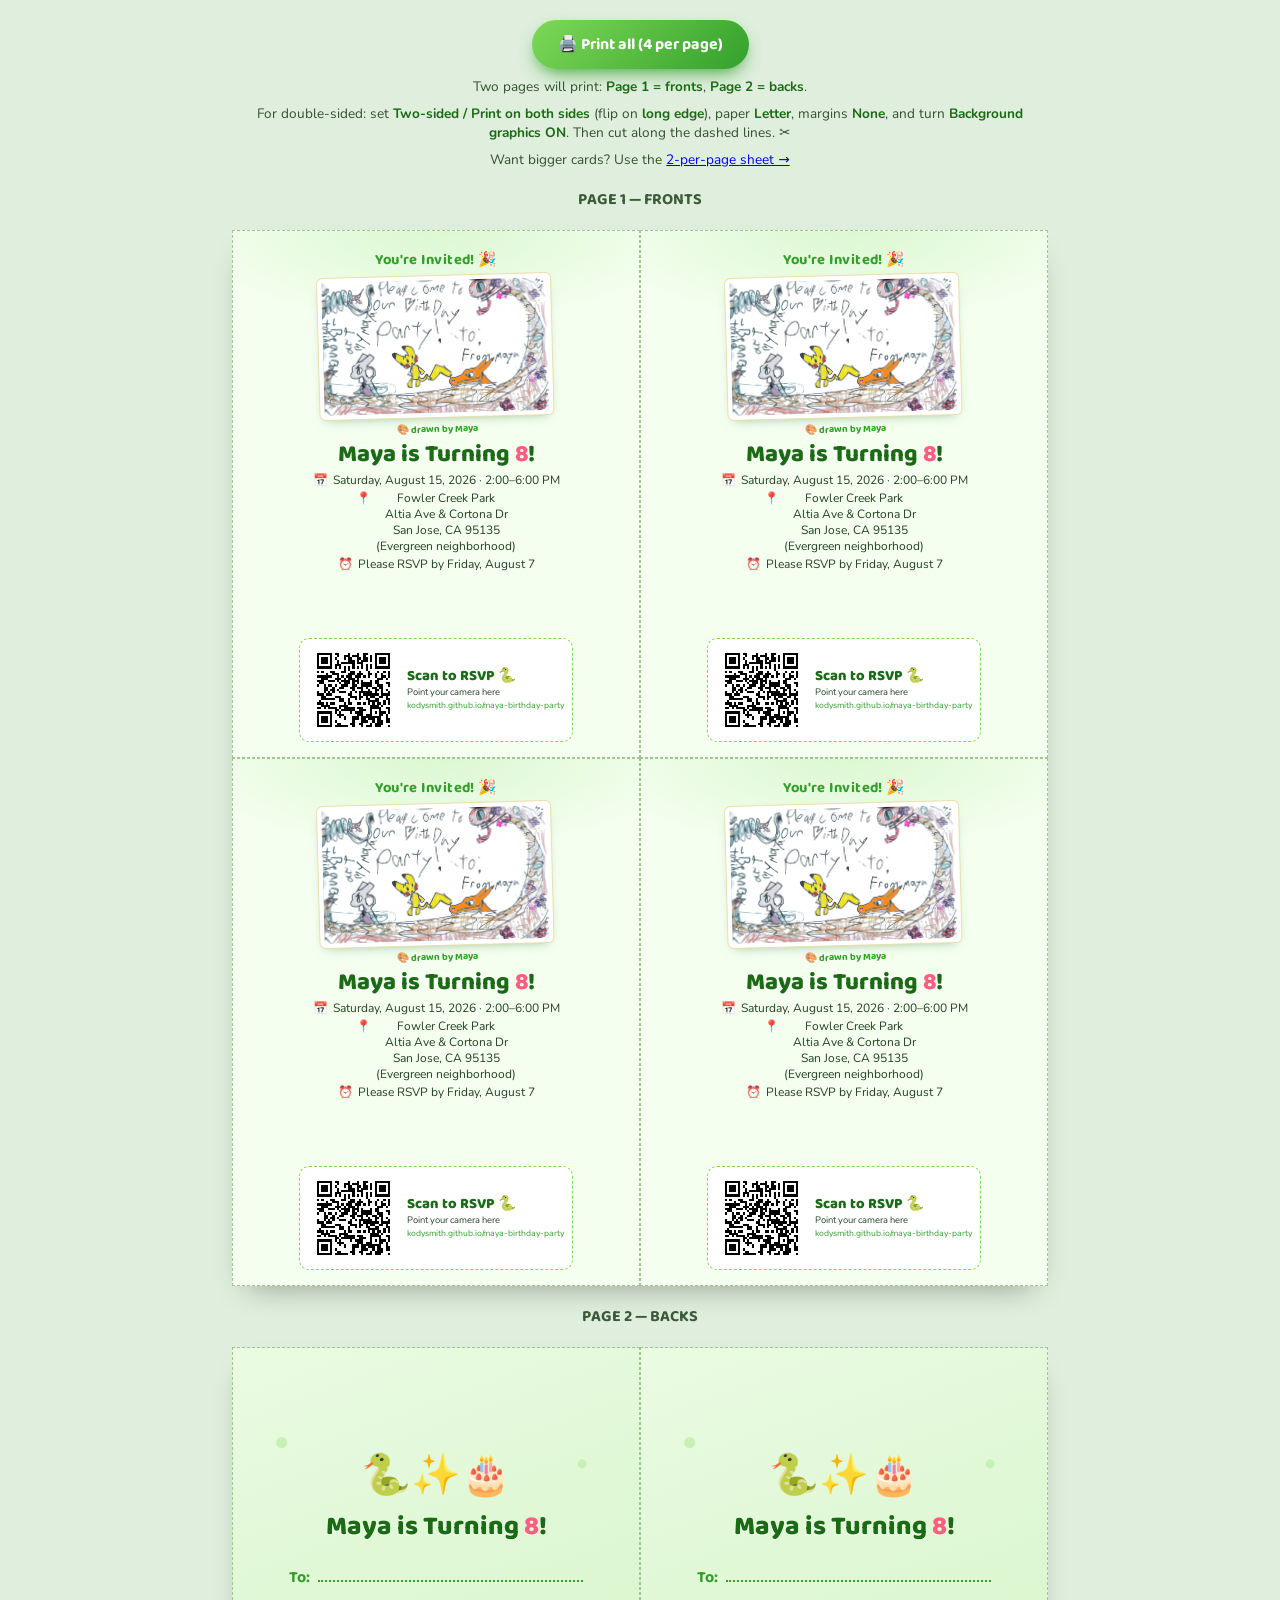
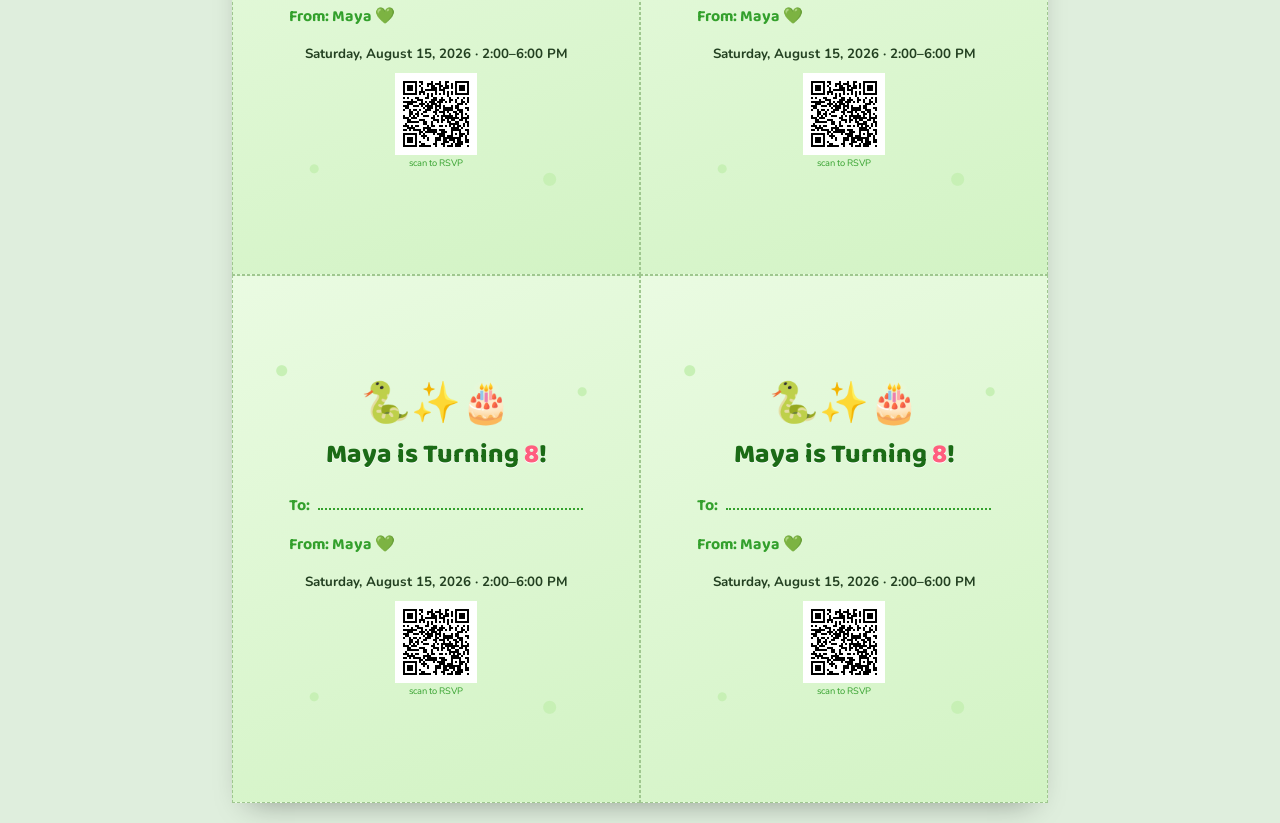
<file: print.html>
<!DOCTYPE html>
<html lang="en">
<head>
  <meta charset="UTF-8" />
  <meta name="viewport" content="width=device-width, initial-scale=1.0" />
  <title>Print Maya's Invites (4 per page) 🐍</title>
  <link rel="preconnect" href="https://fonts.googleapis.com" />
  <link rel="preconnect" href="https://fonts.gstatic.com" crossorigin />
  <link href="https://fonts.googleapis.com/css2?family=Baloo+2:wght@500;700;800&family=Nunito:wght@400;600;700&display=swap" rel="stylesheet" />
  <link rel="icon" href="data:image/svg+xml,<svg xmlns='http://www.w3.org/2000/svg' viewBox='0 0 100 100'><text y='.9em' font-size='90'>🐍</text></svg>" />
  <style>
    :root {
      --green-1:#7ed957; --green-2:#33a02c; --green-deep:#1b6b16;
      --leaf:#c7f0b5; --cream:#f4fff0; --ink:#234021; --pink:#ff5e7e;
    }
    * { box-sizing: border-box; }
    body {
      margin:0; font-family:"Nunito",system-ui,sans-serif; color:var(--ink);
      background:#dfeedd; padding:20px; display:flex; flex-direction:column; align-items:center; gap:18px;
    }

    /* ---- Letter sheet, 2x2 grid of quarter-page cards ---- */
    .sheet {
      width: 8.5in; height: 11in;
      display: grid; grid-template-columns: 1fr 1fr; grid-template-rows: 1fr 1fr;
      background:#fff; box-shadow: 0 14px 30px -16px rgba(0,0,0,.4);
    }
    .cell {
      border: 1px dashed #9fc78f;            /* cut guide */
      padding: 0.18in 0.2in 0.16in;
      display: flex; flex-direction: column; align-items: center; text-align: center;
      overflow: hidden;
      background:
        radial-gradient(380px 130px at 50% 0%, rgba(126,217,87,.20), transparent 70%),
        var(--cream);
    }

    /* ---------- FRONT card ---------- */
    .eyebrow { font-family:"Baloo 2",cursive; font-weight:700; color:var(--green-2); margin:0; font-size:11pt; letter-spacing:.03em; }
    .art { margin:3px auto 2px; transform: rotate(-1.5deg); }
    .art img {
      display:block; width:100%; max-width:2.45in; height:auto;
      background:#fff; padding:4px; border:1px solid #eadfae; border-radius:6px;
      box-shadow:0 5px 12px -7px rgba(27,107,22,.5);
    }
    .art figcaption { font-family:"Baloo 2",cursive; font-weight:700; color:var(--green-2); font-size:7.5pt; margin-top:3px; }
    h1.title { font-family:"Baloo 2",cursive; font-weight:800; color:var(--green-deep); font-size:18pt; line-height:1; margin:4px 0 2px; text-shadow:0 1px 0 #fff; }
    h1.title .age { color:var(--pink); }
    .details { list-style:none; margin:3px 0; padding:0; display:grid; gap:2px; font-size:9pt; }
    .details li { display:flex; gap:5px; justify-content:center; align-items:baseline; }
    .details .v { white-space:pre-line; }

    .qr-block { margin-top:auto; display:flex; align-items:center; gap:8px; background:#fff; border:1.5px dashed var(--green-1); border-radius:10px; padding:5px 8px; }
    .qr-block img { width:0.95in; height:0.95in; display:block; }
    .qr-text { text-align:left; }
    .qr-text .scan { font-family:"Baloo 2",cursive; font-weight:800; color:var(--green-deep); font-size:11pt; line-height:1.05; }
    .qr-text .sub { font-size:7pt; margin-top:2px; }
    .qr-text .url { font-size:6.5pt; color:var(--green-2); word-break:break-all; margin-top:1px; }

    /* ---------- BACK card ---------- */
    .cell.back {
      justify-content: center; gap: 10px;
      background:
        radial-gradient(circle at 12% 18%, var(--leaf) 0 5px, transparent 6px),
        radial-gradient(circle at 86% 22%, var(--leaf) 0 4px, transparent 5px),
        radial-gradient(circle at 78% 82%, var(--leaf) 0 6px, transparent 7px),
        radial-gradient(circle at 20% 80%, var(--leaf) 0 4px, transparent 5px),
        linear-gradient(160deg,#eafbe2,#d2f3c4);
    }
    .back .snek { font-size: 30pt; line-height:1; }
    .back .bigtitle { font-family:"Baloo 2",cursive; font-weight:800; color:var(--green-deep); font-size:20pt; margin:0; text-shadow:0 1px 0 #fff; }
    .back .bigtitle .age { color:var(--pink); }
    .back .lines { width: 80%; display:grid; gap:14px; margin: 6px 0; }
    .back .line { display:flex; align-items:baseline; gap:8px; font-family:"Baloo 2",cursive; font-weight:700; color:var(--green-2); font-size:12pt; }
    .back .line span { flex:1; border-bottom: 2px dotted var(--green-2); height: 1.1em; }
    .back .when { font-size:10pt; color:var(--ink); font-weight:700; }
    .back .qr-mini { display:flex; flex-direction:column; align-items:center; gap:2px; }
    .back .qr-mini img { width:0.85in; height:0.85in; }
    .back .qr-mini small { font-size:7pt; color:var(--green-2); }

    /* ---------- Screen toolbar ---------- */
    .toolbar { display:flex; flex-direction:column; gap:8px; align-items:center; max-width:8.5in; }
    .toolbar .row { display:flex; gap:10px; flex-wrap:wrap; justify-content:center; }
    .toolbar p { margin:0; font-size:.85rem; color:#33502f; text-align:center; }
    .toolbar b { color: var(--green-deep); }
    button { font-family:"Baloo 2",cursive; font-weight:700; font-size:1rem; color:#fff; background:linear-gradient(135deg,var(--green-1),var(--green-2)); border:none; border-radius:999px; padding:12px 26px; cursor:pointer; box-shadow:0 8px 18px -6px var(--green-2); }
    button:hover { transform: translateY(-2px); }
    .sheet-label { font-family:"Baloo 2",cursive; font-weight:700; color:#3c5a39; }

    @media print {
      @page { size: letter portrait; margin: 0; }
      body { background:#fff; padding:0; gap:0; }
      .toolbar, .sheet-label { display:none !important; }
      .sheet { box-shadow:none; page-break-after: always; }
      .sheet:last-of-type { page-break-after: auto; }
    }
  </style>
</head>
<body>
  <div class="toolbar">
    <div class="row"><button onclick="window.print()">🖨️ Print all (4 per page)</button></div>
    <p>Two pages will print: <b>Page&nbsp;1 = fronts</b>, <b>Page&nbsp;2 = backs</b>.</p>
    <p>For double-sided: set <b>Two-sided / Print on both sides</b> (flip on <b>long edge</b>), paper <b>Letter</b>,
       margins <b>None</b>, and turn <b>Background graphics ON</b>. Then cut along the dashed lines. ✂️</p>
    <p>Want bigger cards? Use the <a href="print-2up.html">2-per-page sheet →</a></p>
  </div>

  <div class="sheet-label">PAGE 1 — FRONTS</div>
  <div class="sheet" id="fronts"></div>

  <div class="sheet-label">PAGE 2 — BACKS</div>
  <div class="sheet" id="backs"></div>

  <!-- templates -->
  <template id="t-front">
    <div class="cell front">
      <p class="eyebrow">You're Invited! 🎉</p>
      <figure class="art">
        <img src="assets/maya-drawing.png" alt="Maya's hand-drawn invitation" />
        <figcaption>🎨 drawn by Maya</figcaption>
      </figure>
      <h1 class="title">Maya is Turning <span class="age">8</span>!</h1>
      <ul class="details">
        <li class="r-when"><b>📅</b><span class="v when">—</span></li>
        <li class="r-where"><b>📍</b><span class="v where">—</span></li>
        <li class="r-rsvp"><b>⏰</b><span class="v rsvp">—</span></li>
      </ul>
      <div class="qr-block">
        <img src="assets/qr.svg" alt="QR code to the party website" />
        <div class="qr-text">
          <div class="scan">Scan to RSVP 🐍</div>
          <div class="sub">Point your camera here</div>
          <div class="url">kodysmith.github.io/maya-birthday-party</div>
        </div>
      </div>
    </div>
  </template>

  <template id="t-back">
    <div class="cell back">
      <div class="snek">🐍✨🎂</div>
      <h2 class="bigtitle">Maya is Turning <span class="age">8</span>!</h2>
      <div class="lines">
        <div class="line">To:<span></span></div>
        <div class="line">From: Maya 💚</div>
      </div>
      <div class="when when2">—</div>
      <div class="qr-mini">
        <img src="assets/qr.svg" alt="QR code to the party website" />
        <small>scan to RSVP</small>
      </div>
    </div>
  </template>

  <script src="config.js"></script>
  <script>
    (function () {
      var P = window.PARTY || {};
      var fronts = document.getElementById("fronts");
      var backs  = document.getElementById("backs");
      var tFront = document.getElementById("t-front");
      var tBack  = document.getElementById("t-back");

      function fillFront(node) {
        if (P.title) node.querySelector(".title").innerHTML =
          P.title.replace(/(\d+)/, '<span class="age">$1</span>');
        setRow(node, ".r-when", ".when", P.when);
        setRow(node, ".r-where", ".where", P.where);
        setRow(node, ".r-rsvp", ".rsvp", P.rsvpBy);
      }
      function setRow(node, rowSel, valSel, val) {
        var v = node.querySelector(valSel);
        if (val) { v.textContent = val; }
        else { node.querySelector(rowSel).style.display = "none"; }
      }
      function fillBack(node) {
        if (P.title) node.querySelector(".bigtitle").innerHTML =
          P.title.replace(/(\d+)/, '<span class="age">$1</span>');
        var w = node.querySelector(".when2");
        if (P.when) w.textContent = P.when; else w.style.display = "none";
      }

      for (var i = 0; i < 4; i++) {
        var f = tFront.content.cloneNode(true); fillFront(f); fronts.appendChild(f);
        var b = tBack.content.cloneNode(true);  fillBack(b);  backs.appendChild(b);
      }
    })();
  </script>
</body>
</html>
</file>
<file: styles.css>
:root {
  --green-1: #7ed957;
  --green-2: #33a02c;
  --green-deep: #1b6b16;
  --leaf: #c7f0b5;
  --cream: #f4fff0;
  --ink: #234021;
  --pink: #ff5e7e;
  --shadow: 0 18px 40px -18px rgba(27, 107, 22, 0.5);
}

* { box-sizing: border-box; }

html { scroll-behavior: smooth; }

body {
  margin: 0;
  font-family: "Nunito", system-ui, sans-serif;
  color: var(--ink);
  background:
    radial-gradient(1200px 500px at 50% -10%, #d8f7c8 0%, transparent 60%),
    linear-gradient(160deg, #eafbe2 0%, #d2f3c4 100%);
  min-height: 100vh;
  display: flex;
  flex-direction: column;
  align-items: center;
  padding: 24px 16px 8px;
}

/* floating leaves background */
.leaves {
  position: fixed;
  inset: 0;
  pointer-events: none;
  background-image:
    radial-gradient(circle at 10% 20%, var(--leaf) 0 6px, transparent 7px),
    radial-gradient(circle at 85% 15%, var(--leaf) 0 5px, transparent 6px),
    radial-gradient(circle at 70% 80%, var(--leaf) 0 7px, transparent 8px),
    radial-gradient(circle at 25% 75%, var(--leaf) 0 5px, transparent 6px),
    radial-gradient(circle at 50% 50%, var(--leaf) 0 4px, transparent 5px);
  opacity: .45;
  z-index: 0;
}

.card {
  position: relative;
  z-index: 1;
  width: 100%;
  max-width: 540px;
  background: var(--cream);
  border-radius: 28px;
  box-shadow: var(--shadow);
  overflow: hidden;
  border: 3px solid #fff;
}

/* ---------- Invitation ---------- */
.invite {
  text-align: center;
  padding: 28px 26px 34px;
  background:
    radial-gradient(800px 200px at 50% 0%, rgba(126, 217, 87, .25), transparent 70%),
    var(--cream);
}

/* Maya's hand-drawn invite — framed like art taped to the fridge */
.art {
  margin: 4px auto 18px;
  max-width: 100%;
  position: relative;
  width: fit-content;
  transform: rotate(-1.5deg);
}
.art img {
  display: block;
  width: 100%;
  max-width: 460px;
  height: auto;
  border-radius: 10px;
  background: #fff;
  padding: 10px;
  border: 1px solid #eadfae;
  box-shadow: 0 14px 30px -12px rgba(27, 107, 22, .55);
}
/* a little strip of "tape" at the top */
.art::before {
  content: "";
  position: absolute;
  top: -10px;
  left: 50%;
  transform: translateX(-50%) rotate(2deg);
  width: 90px;
  height: 24px;
  background: rgba(126, 217, 87, .45);
  border: 1px dashed rgba(27, 107, 22, .3);
  border-radius: 2px;
}
.art figcaption {
  font-family: "Baloo 2", cursive;
  font-weight: 700;
  color: var(--green-2);
  text-align: center;
  margin-top: 8px;
  font-size: .95rem;
}

.snake-banner { display: flex; justify-content: center; }
.snake { width: 200px; height: auto; }
.snake path[stroke^="url"] { animation: slither 4s ease-in-out infinite; transform-origin: center; }

@keyframes slither {
  0%, 100% { transform: translateY(0) rotate(0deg); }
  50% { transform: translateY(-4px) rotate(-1.5deg); }
}

.eyebrow {
  font-family: "Baloo 2", cursive;
  font-weight: 700;
  letter-spacing: .04em;
  color: var(--green-2);
  margin: 6px 0 0;
  font-size: 1.05rem;
}

.wiggle { display: inline-block; animation: wiggle 1.6s ease-in-out infinite; }
@keyframes wiggle { 0%,100%{transform:rotate(-8deg)} 50%{transform:rotate(8deg)} }

h1 {
  font-family: "Baloo 2", cursive;
  font-weight: 800;
  font-size: clamp(2rem, 7vw, 2.9rem);
  line-height: 1.05;
  margin: 6px 0 8px;
  color: var(--green-deep);
  text-shadow: 0 2px 0 #fff;
}
#age { color: var(--pink); }

.subtitle { font-size: 1.1rem; margin: 0 auto 22px; max-width: 30ch; }
#theme-word { color: var(--green-2); font-weight: 700; }

.details {
  list-style: none;
  margin: 0 0 18px;
  padding: 0;
  display: grid;
  gap: 12px;
  text-align: left;
}
.details li {
  display: flex;
  gap: 14px;
  align-items: center;
  background: #fff;
  border: 2px solid var(--leaf);
  border-radius: 16px;
  padding: 12px 16px;
}
.details .ico { font-size: 1.6rem; line-height: 1; }
.details b { color: var(--green-2); font-size: .8rem; text-transform: uppercase; letter-spacing: .04em; }
.details span span { white-space: pre-line; }

.notes {
  background: #fff7d6;
  border: 2px dashed #e8c84a;
  border-radius: 14px;
  padding: 10px 14px;
  font-size: .95rem;
  margin: 0 0 22px;
}
.notes:empty { display: none; }

.cta, button[type="submit"] {
  font-family: "Baloo 2", cursive;
  font-weight: 700;
  font-size: 1.15rem;
  color: #fff;
  background: linear-gradient(135deg, var(--green-1), var(--green-2));
  border: none;
  border-radius: 999px;
  padding: 14px 30px;
  cursor: pointer;
  text-decoration: none;
  display: inline-block;
  box-shadow: 0 8px 18px -6px var(--green-2);
  transition: transform .12s ease, box-shadow .12s ease;
}
.cta:hover, button[type="submit"]:hover { transform: translateY(-2px) scale(1.02); }
.cta:active, button[type="submit"]:active { transform: translateY(1px); }

.actions {
  display: flex;
  flex-wrap: wrap;
  gap: 10px;
  justify-content: center;
  align-items: center;
}

.btn-ghost {
  font-family: "Baloo 2", cursive;
  font-weight: 700;
  font-size: .95rem;
  color: var(--green-2);
  background: #fff;
  border: 2px solid var(--green-1);
  border-radius: 999px;
  padding: 9px 18px;
  cursor: pointer;
  text-decoration: none;
  display: inline-block;
  transition: transform .12s ease, background .12s ease, color .12s ease;
}
.btn-ghost:hover { transform: translateY(-2px); background: var(--green-1); color: #fff; }
.btn-ghost:active { transform: translateY(1px); }

.mini-card {
  margin-top: 18px;
  text-align: left;
  background: #fff;
  border: 2px solid var(--leaf);
  border-radius: 16px;
  padding: 14px 18px;
}
.mini-card h3 {
  font-family: "Baloo 2", cursive;
  margin: 0 0 6px;
  color: var(--green-deep);
  font-size: 1.15rem;
}
.mini-card p { margin: 0 0 10px; font-size: .95rem; }
.mini-card.gift { background: #fff7d6; border-color: #e8c84a; }
.host-actions { display: flex; flex-wrap: wrap; gap: 8px; }

/* ---------- RSVP ---------- */
.rsvp {
  padding: 30px 26px 34px;
  background: linear-gradient(180deg, #eafbe2, #ffffff);
  border-top: 3px dashed var(--leaf);
}
.rsvp h2 {
  font-family: "Baloo 2", cursive;
  font-size: 2rem;
  margin: 0;
  text-align: center;
  color: var(--green-deep);
}
.rsvp-sub { text-align: center; margin: 4px 0 22px; color: #4b6a47; }

form { display: grid; gap: 16px; }
label { display: grid; gap: 6px; font-weight: 700; font-size: .95rem; }
.req { color: var(--pink); }

input, textarea {
  font-family: inherit;
  font-size: 1rem;
  padding: 12px 14px;
  border: 2px solid #cfe9c2;
  border-radius: 12px;
  background: #fff;
  color: var(--ink);
  transition: border-color .15s ease, box-shadow .15s ease;
}
input:focus, textarea:focus {
  outline: none;
  border-color: var(--green-1);
  box-shadow: 0 0 0 4px rgba(126, 217, 87, .25);
}
textarea { resize: vertical; }
.half { max-width: 220px; }

.attending { border: none; padding: 0; margin: 0; display: grid; gap: 8px; }
.attending legend { font-weight: 700; font-size: .95rem; padding: 0; margin-bottom: 4px; }
.pill { display: inline-flex; }
.attending { grid-auto-flow: column; grid-template-columns: repeat(3, 1fr); }
.pill input { position: absolute; opacity: 0; pointer-events: none; }
.pill span {
  display: flex; align-items: center; justify-content: center;
  text-align: center;
  border: 2px solid #cfe9c2;
  border-radius: 12px;
  padding: 10px 8px;
  cursor: pointer;
  font-size: .9rem;
  background: #fff;
  transition: all .15s ease;
  height: 100%;
}
.pill input:checked + span {
  border-color: var(--green-2);
  background: var(--green-1);
  color: #fff;
  transform: scale(1.03);
}
.pill input:focus-visible + span { box-shadow: 0 0 0 4px rgba(126, 217, 87, .3); }

button[type="submit"] { justify-self: center; margin-top: 4px; }
button[disabled] { opacity: .6; cursor: progress; }

.form-status { text-align: center; font-weight: 700; margin: 4px 0 0; min-height: 1.2em; }
.form-status.ok { color: var(--green-2); }
.form-status.err { color: #d23b3b; }

/* success state */
.rsvp.done form { display: none; }
.thanks {
  text-align: center;
  padding: 20px 0;
  animation: pop .4s ease;
}
.thanks .big { font-size: 3rem; }
.thanks h3 { font-family: "Baloo 2", cursive; color: var(--green-deep); font-size: 1.6rem; margin: 8px 0 4px; }
@keyframes pop { from { transform: scale(.8); opacity: 0; } to { transform: scale(1); opacity: 1; } }

footer { z-index: 1; margin: 18px 0 6px; color: #4b6a47; font-size: .9rem; }

#confetti { position: fixed; inset: 0; pointer-events: none; z-index: 50; }

@media (max-width: 420px) {
  .attending { grid-auto-flow: row; grid-template-columns: 1fr; }
}

@media (prefers-reduced-motion: reduce) {
  * { animation: none !important; scroll-behavior: auto; }
}
</file>
